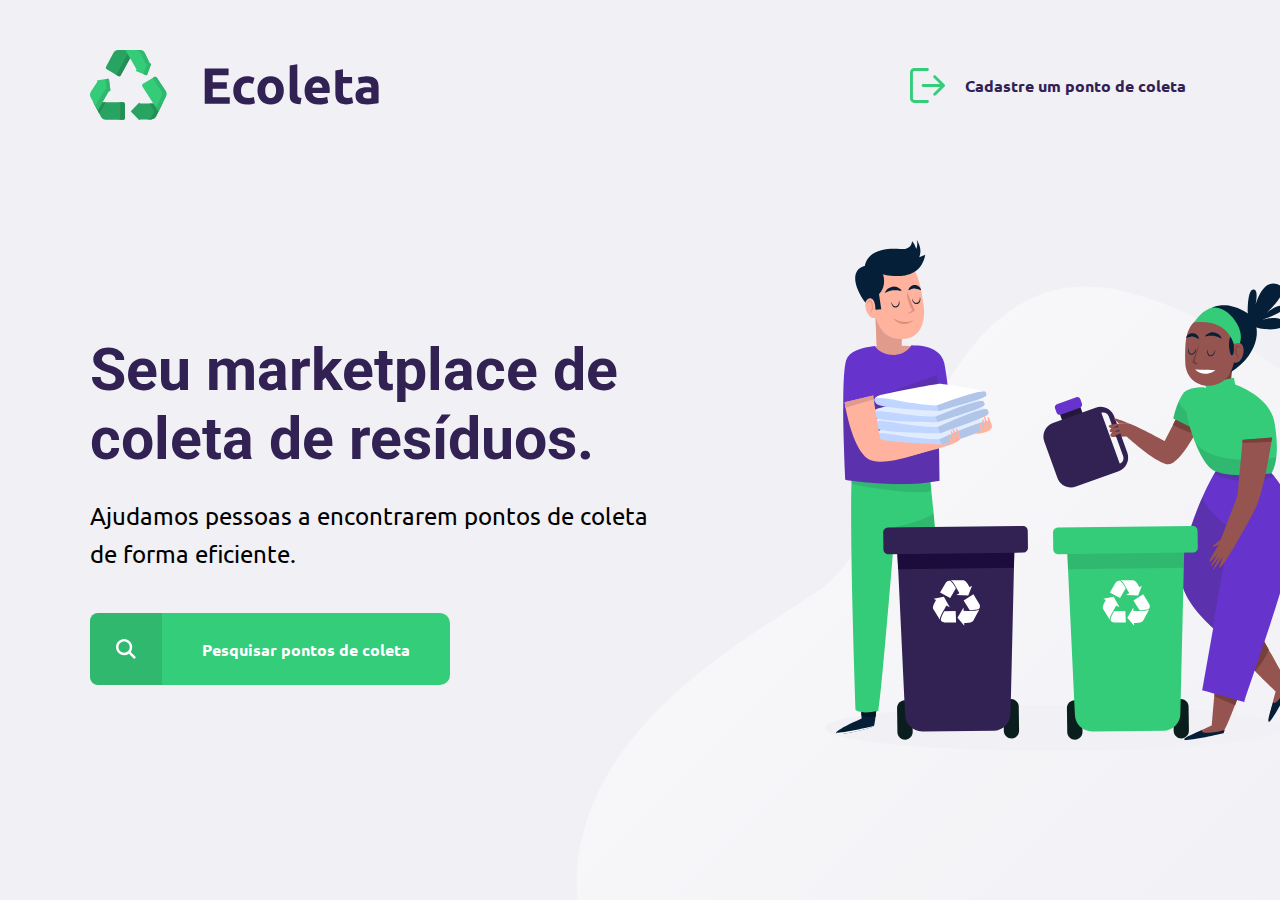
<file: src/views/index.html>
<!DOCTYPE html>
<html lang="pt-br">
<head>
    <meta charset="UTF-8">
    <meta name="viewport" content="width=device-width, initial-scale=1.0">
    <title>Document</title>

    <link rel="stylesheet" href="../../public/style/main.css">
    <link rel="stylesheet" href="../../public/style/home.css">
    <link rel="stylesheet" href="../../public/style/modal.css">
    <link rel="stylesheet" href="../../public/style/responsive.css">
    
    <link href="https://fonts.googleapis.com/css2?family=Roboto:wght@300;700&display=swap" rel="stylesheet">
    <link href="https://fonts.googleapis.com/css2?family=Ubuntu:wght@700&display=swap" rel="stylesheet">
    
</head>
<body>
    <div id="page-home">


        <div class = "content">
            <header>
        
                <img src="../../public/assets/logo.svg" alt="logomarca" height="70px"> 
        
                <a href="../views/create-point.html">
                    <span>  </span> 
                    Cadastre um ponto de coleta</a>
        
            </header>

            <main>
                           
            <h1>Seu marketplace de coleta de resíduos. </h1>

            <p>Ajudamos pessoas a encontrarem pontos de coleta de forma eficiente.</p>
        
            <a href="#"> <span>  </span> <strong> Pesquisar pontos de coleta</strong></a>
           
            </main>
            
        </div>

    </div>
   
    <div id="modal" class="hide">

        <div class="content">
            <div class="header">
                <h1>Pontos de Coleta</h1>
                <a href="#">Fechar</a>
            </div>
            <form action="../views/search-result.html">
                <label for="search">Cidade</label>
                <div class="search field">
                    <input type="text" name="search" placeholder="Pesquise por cidade">
                    <button>
                        <img src="../../public/assets/search.svg" alt="buscar" width="20px">
                    </button>
                </div>
            </form>
        </div>

        
    </div>



<script src="../../public/scripts/index.js"></script>
</body>
</html>
</file>
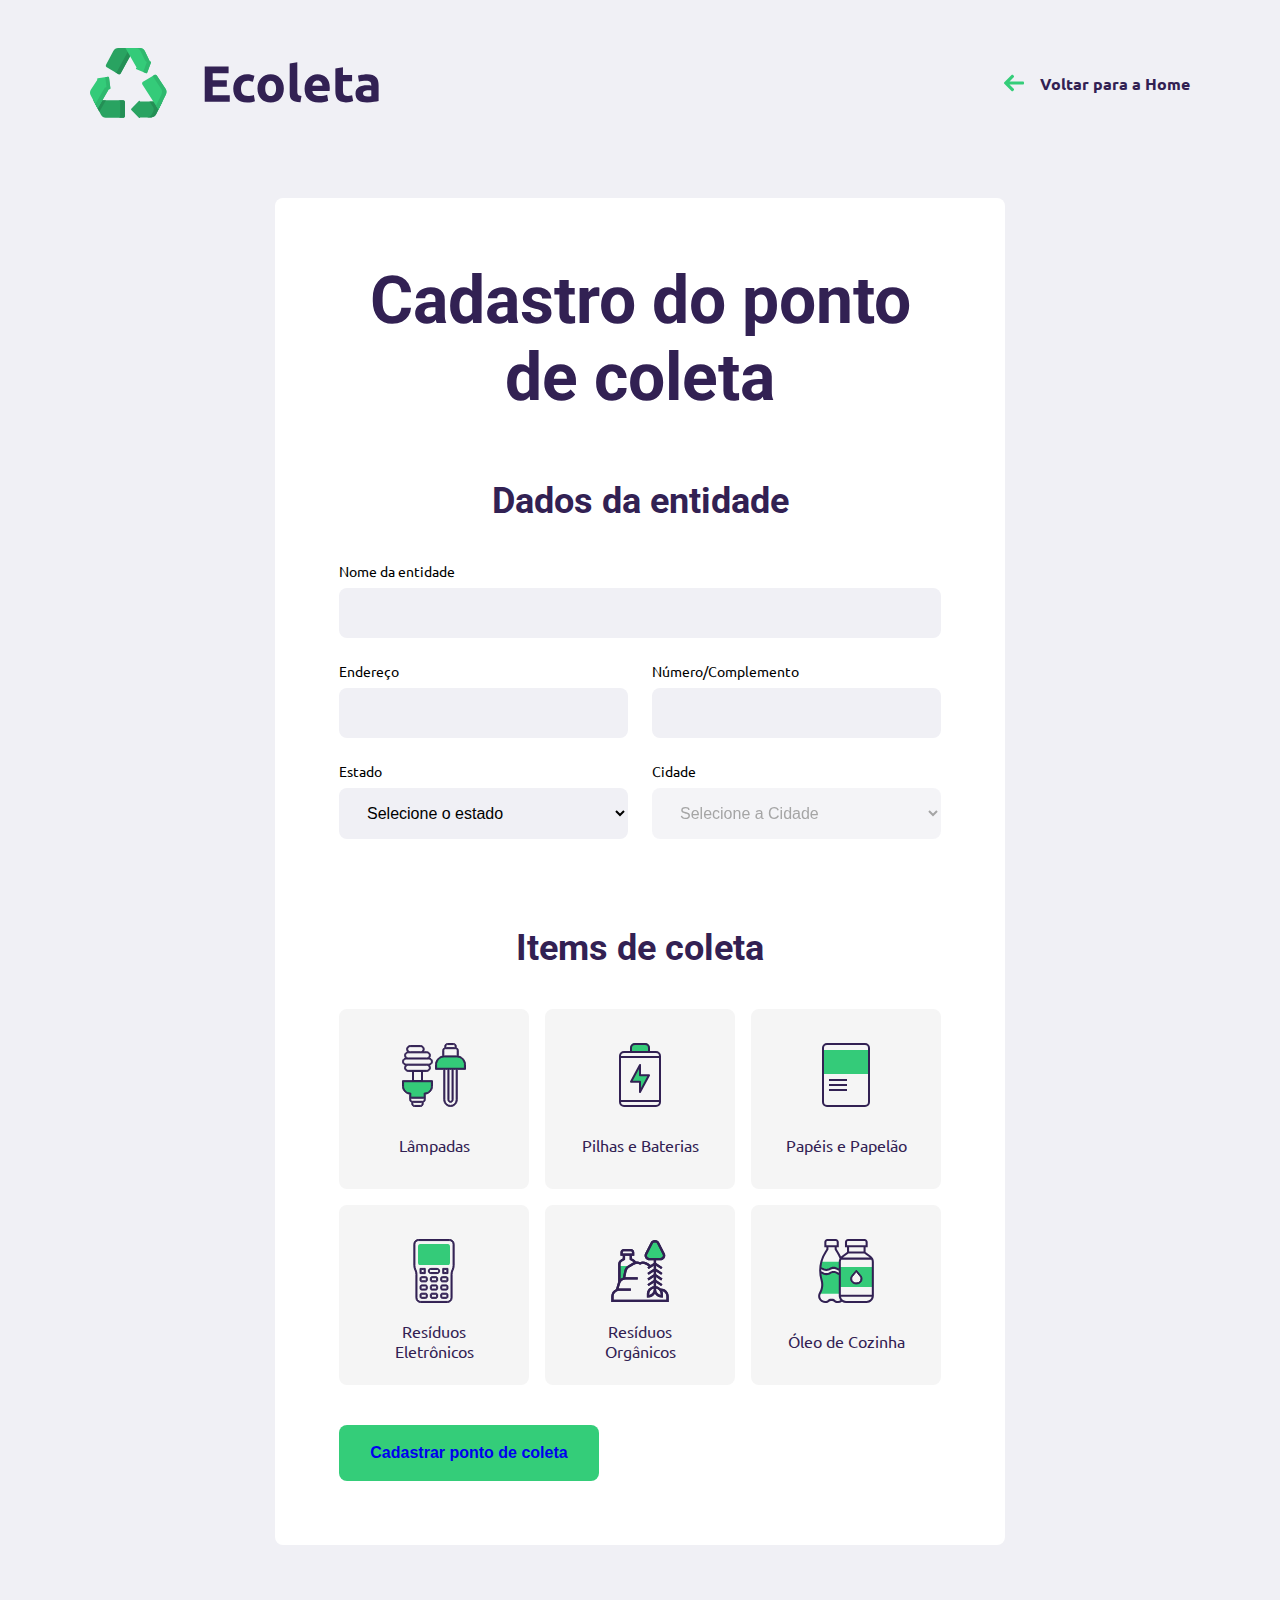
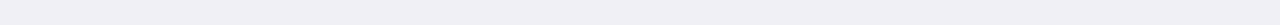
<file: src/views/create-point.html>
<!DOCTYPE html>
<html lang="pt-br">
<head>
    <meta charset="UTF-8">
    <meta name="viewport" content="width=device-width, initial-scale=1.0">
    <title>Criar Ponto de Coleta</title>

    <link rel="stylesheet" href="../../public/style/main.css">
    <link rel="stylesheet" href="../../public/style/create-point.css">
    <link rel="stylesheet" href="../../public/style/modal_02.css">
    <link rel="stylesheet" href="../../public/style/responsive.css">
   
    
    <link href="https://fonts.googleapis.com/css2?family=Roboto:wght@300;700&display=swap" rel="stylesheet">
    <link href="https://fonts.googleapis.com/css2?family=Ubuntu:wght@700&display=swap" rel="stylesheet">
    
</head>
<body>
    <div id="page-create-point">

            <header>
        
                <img src="../../public/assets/logo.svg" alt="logomarca" height="70px"> 
        
                <a href="../views/index.html">
                    <span>  </span> 
                    Voltar para a Home</a>
        
            </header>

            <form action="">

                <h1>Cadastro do ponto de coleta</h1>

                <fieldset>
                     
                        <legend>
                            <h2>Dados da entidade</h2>
                        </legend>

                        <div class="field">
                            <label for=""> Nome da entidade</label>
                            <input type="text" name="name" required>
                        </div>

                        <div class="field-group">
                           
                            <div class="field">
                                <label for="address">Endereço</label>
                                <input type="text" name="address" required>
                            </div>

                            <div class="field">
                                <label for="address2">Número/Complemento</label>
                                <input type="text" name="address2" required>
                            </div>
                        </div>

                        
                        <div class="field-group">
                           
                            <div class="field">
                                <label for="state">Estado</label>
                                <select name="uf">
                                    <option value="">Selecione o estado</option>
                                </select>
                                <input type="hidden" name="state">
                            
                            </div>
                            
                            <div class="field">
                                <label for="city">Cidade</label>
                                <select name="city" disabled>
                                    <option value="">Selecione a Cidade</option>
                                </select>
                           </div>
                            
                        
                        </div>

                </fieldset>

                
                <fieldset>
                     
                    <legend>
                        <h2>Items de coleta</h2>
                    </legend>

                    <div class="items-grid">
                        
                        <li data-id="1">
                            <img src="../../public/assets/lampadas.svg" alt="Lâmpadas">
                                <span>Lâmpadas</span>
                        </li>

                        <li data-id="2">
                            <img src="../../public/assets/baterias.svg" alt="Pilhas e Baterias">
                                <span>Pilhas e Baterias</span>
                        </li>
                        
                        <li data-id="3">
                            <img src="../../public/assets/papeis-papelao.svg" alt="Papéis e Papelão">
                                <span>Papéis e Papelão</span>
                        </li>

                        <li data-id="4">
                            <img src="../../public/assets/eletronicos.svg" alt="Resíduos Eletrônicos">
                                <span>Resíduos Eletrônicos</span>
                        </li>

                        <li data-id="5">
                            <img src="../../public/assets/organicos.svg" alt="Resíduos Orgânicos">
                                <span>Resíduos Orgânicos</span>
                        </li>

                        <li data-id="6">
                            <img src="../../public/assets/oleo.svg" alt="Óleo de Cozinha">
                                <span>Óleo de Cozinha</span>
                        </li>
                   
                   </div>

                   <input type="hidden" name="items">

                </fieldset>

                <button id="btnSubmit"> <a href="/">Cadastrar ponto de coleta</a></button>

            </form>
    </div>
    
    <div id="modal" class="hide">

        <div class="content">
            <div class="header">
                <a href="#">Fechar</a>
                <h1>Cadastro realizado</h1> 
                
            </div>
            
        </div>

        
    </div>





    <script src="../../public/scripts/create-point.js"></script>
    <script src="../../public/scripts/modal_02.js"></script>

</body>
</html>
</file>
<file: public/style/main.css>
:root {

    --title-color:#322153;
    --primary-color:#34CD79;
}

*{
    margin: 0;
    padding: 0;
    box-sizing: border-box;

}

html

{font-family: 'Ubuntu', sans-serif;}

body{ 
    background: #f0f0f5;
    -webkit-font-smoothing: antilalised;
}

h1, h2, h3, h4, h5 ,h6 {
    
    font-family: 'Roboto', sans-serif;
    color: var(--title-color);
}
a{

    text-decoration: none;
}
</file>
<file: public/style/home.css>
#page-home {
    height: 100vh;
    background:url("../assets/home-background.svg") no-repeat;
    background-position: 45vw bottom;
    
    
    display: flex;}

#page-home .content {
    width: 90%;
    max-width: 1100px;
    margin: 0 auto;
    display: flex;
    flex-direction: column;


}

#page-home header {
        
        display: flex;
        align-items: center; 
        justify-content: space-between;
}

#page-home header img {

    margin-top: 50px;

}


#page-home header a{

    min-width: 280px;
    margin-top: 50px;
    display: flex;
    color:var(--title-color);
    font-weight: 700;
    
    align-items: center;

   
}

#page-home header a span {

    display: flex;
    background-image: url("../assets/exit.svg");
   
    margin-right: 20px;

    width: 35px;
    height: 35px;
}

#page-home main {

    max-width: 560px;
    
    display: flex;
    
    flex: 1;
    
    flex-direction: column;
    justify-content: center;

}



#page-home main h1 {

    font-size: 3.7rem;
    color: var(--title-color);
}

#page-home main p {
  
font-size: 24px;
line-height: 38px;
margin-top: 24px;


}

#page-home main a {
    
    height: 72px;
    width:100%;
    max-width: 360px;
    
    background: var(--primary-color);
    
    margin-top: 40px;
    border-radius: 10px;
    
    display: flex;
    align-items: center;
    text-align: center;
    
    transition:400ms;

    font-weight: bold;
    color: white;
}

#page-home main a:hover {

    
    background-color: #2fb86fd3;
}

#page-home main a span {



    width: 72px;
    height: 72px;

    border-top-left-radius: 8px;
    border-bottom-left-radius: 8px;
    background-color: #2fb86e;
    display: flex;
    align-items: center;
    justify-content: center;   
    transition:400ms; 
}

#page-home main a span::after {

    content: "";
    background-image: url("../assets/search.svg");
   
    width: 20px;
    height: 20px;
}

#page-home main a span:hover{

    width: 80px;
    height: 80px;
    background-color: #33d17d;

}

#page-home main a strong {

    color: white;
    flex:1;

    text-align: center;
}
</file>
<file: public/style/modal.css>
#modal {

    background-color: #0E0A14ef;

    height:100vh;
    width: 100vw;

    position: fixed;
    top: 0;

    display: flex;
    justify-content: center;
    align-items: center;
    flex-direction: column;

    transition: 400ms;

}



#modal.hide{
 
display: none;
}


#modal .content {

    color: white;
    border-radius: 8px;
    
    width: 420px;

}

#modal .header{

    display: flex;
    align-items: center;
    justify-content: space-between;

    margin-bottom: 48px;

}

#modal .header a{

    background-image: url("../assets/x.svg");

    width: 20px;
    height: 20px;

    display: flex;

    font-size: 0.01px;

}

#modal .header h1{


    color: white;
    
    font-size: 40px;
    line-height: 42px;

    
    
}



#modal form label {

    font-size: 18px;
    line-height: 16px;
    display: block;
    margin-bottom: 8px;
    color: white;
}

#modal form .field {

        display: flex;

}

#modal form input{

    flex: 1;

    background-color: whitesmoke;

    border-radius: 8px 0 0 8px;

    border: 0;

    padding: 16px 24px;

    font-size: 16px;

    color: #6c6c80;

}



#modal form button{

    width: 72px;
    height: 72px;

    background-color: var(--primary-color);


    border:0;
    border-radius: 0px 8px 8px 0px;
}

#modal form button:hover{

    background-color: #2fb85e;
}
</file>
<file: public/style/responsive.css>
@media (max-width: 900px){

  

    #page-home {

        background-position-x:70vw;
    }   
    
    
    #page-home .content{

        align-items: center;
        text-align: center;
    }

    #page-home header a {

        position: absolute;
        bottom: 40px;

        left: 50%;
        transform: translateX(-50%);
    }

    #page-home main{

        align-items: center;
        margin-top: -150px;
    }

    #page-home main p {
        margin-bottom: 15px;
    }

    #page-search-results header a{

        padding-top: 10px;
        font-size: 0.01px;

        
    }
    #page-search-results .cards{

        grid-template-columns: 1fr;


    }

    #page-create-point header a{

        padding-top: 10px;
        font-size: 0.01px;

        
    }
    
    #page-create-point form .field-group {


        display: flex;
        flex-direction: column;
    }

    form .field-group .field + .field{

        margin-left: 0px;
    
    }

    
    .items-grid{

    display:grid;
    grid-template-columns: 1fr 1fr;
    grid-gap: 10px;

    }



}

@media (min-width:1700px){

    #page-home {

        background-position-x:40vw;
    }   


}

@media (max-height:812px){

 
    
    
    #page-home {

        background-position-y:200px;
    }   

}
</file>
<file: public/style/create-point.css>
#page-create-point{

    width: 90%;
    max-width: 1100px;

    margin: 0 auto;


}

#page-create-point header {

margin-top: 48px;

display: flex;
justify-content: space-between;
align-items:center ;

}

#page-create-point header a {

color:var(--title-color);
font-weight: bold;

display: flex;
align-items: center;
}

#page-create-point header a span {

    background-image: url("../../public/assets/arrow-left.svg");
    width: 20px;
    height: 20px;

    display: flex;
    margin-right: 16px;



}



form {

    margin: 80px auto;
    
    background-color: white;
    padding: 64px;
    border-radius: 8px;

    max-width: 730px;
}

form h1{

    font-size: 66px ;
    text-align: center;
}

form fieldset{

    margin-top: 64px;

    border:0;

}

form legend {

    margin-bottom: 40px;
    text-align: center;

}

form legend h2 {

    font-size: 36px;
    text-align: center;

}


form .field {


    display: flex;
    flex-direction: column;
    flex:1;
    margin-bottom: 24px;
    
}

form .field-group {


    display: flex;
}

form input, form select {

    background-color: #f0f0f5;
    border:0;
    padding: 16px 24px;
    
    font-size: 16px;
    outline:none;

    border-radius: 8px;
}

/*form select{

    -webkit-appearance: none;
    -moz-appearance: none;
    appearance: none;
}*/

form label {

font-size: 14px;
margin-bottom: 8px;

}

form .field-group .field + .field{

    margin-left: 24px;

}

form button{

    width: 260px;
    height: 56px;

    background-color: var(--primary-color);
    border-radius: 8px;

    color:white;
    font-weight: bold;
    font-size: 16px;
    border: 0;

    margin-top: 40px;
    transition: background-color 400ms;
}

form button:hover{

background-color: #2fb86e;

}

.items-grid{

    display:grid;
    grid-template-columns: 1fr 1fr 1fr;
    grid-gap: 16px;

}

.items-grid li{

    background-color: #f5f5f5;
    list-style: none;

    border: 2px solid #f5f5f5;
    border-radius: 8px;
   
    height: 180px;
    
    padding: 32px 24px 16px;

    display: flex;
    flex-direction: column;
    align-items: center;
    justify-content: space-between;
    text-align: center;

    cursor: pointer;
}

.items-grid span {

    margin-top: 12px;
    flex:1;

    display: flex;

    align-items: center;

    color: var(--title-color);

}


.items-grid li.selected {

    background: #e1faec;
    border: 2px solid #34cb79;

 }

 .items-grid li img, .items-grid li span{
     pointer-events: none;
 }
</file>
<file: public/style/modal_02.css>
#modal {

    background-color: #0E0A14ef;

    height:100vh;
    width: 100vw;

    position: fixed;
    top: 0;

    display: flex;
    justify-content: center;
    align-items: center;
    flex-direction: column;

    transition: 400ms;

}



#modal.hide{
    
    display:none;
    

}


#modal .content {

    color: white;
    border-radius: 8px;
    width: 620px;
    
   

}

#modal .header{

    

    
    margin-bottom: 48px;

}

#modal .header a{

    background-image: url("../assets/x.svg");

    width: 20px;
    height: 20px;
    float: right;

    font-size: 0.01px;
    margin-right: 88px;

}

#modal .header h1{


    color: white;
    text-align: center;
    font-size: 50px;
    line-height: 68px;
    margin-left: 50px;

    
    
}




#modal form label {

    font-size: 18px;
    line-height: 16px;
    display: block;
    margin-bottom: 8px;
    color: white;
}
</file>
